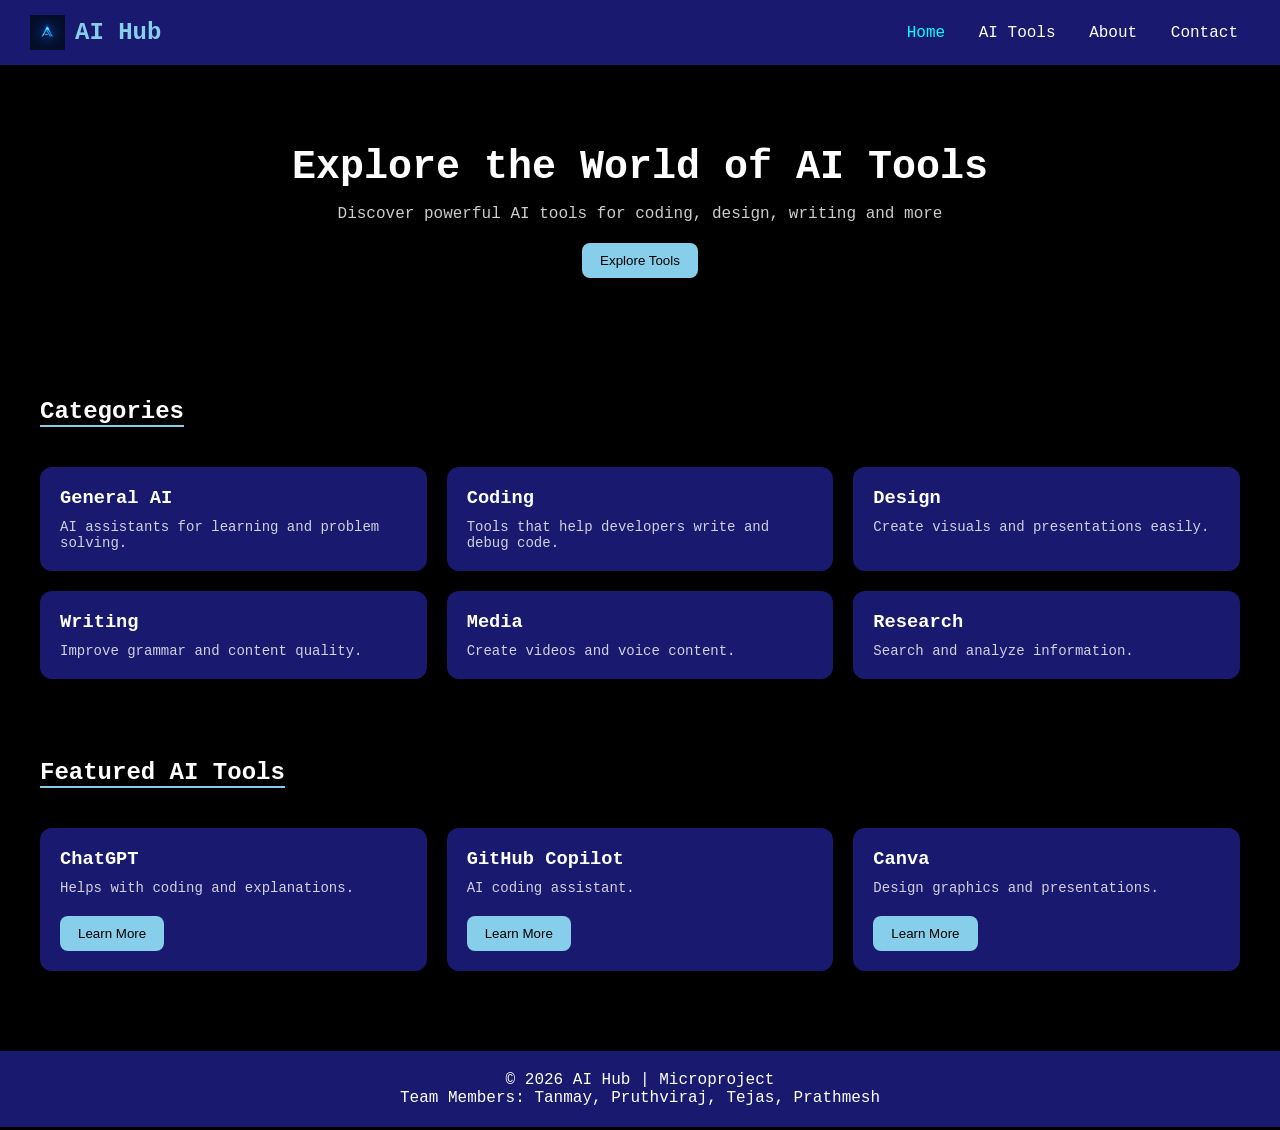
<file: index.html>
<!DOCTYPE html>
<html>

<head>
    <title>AI Hub</title>
    <link rel="stylesheet" href="style.css">
</head>

<body>

<nav>
    <h1 class="logo">
        <img src="logo.png">
        AI Hub
    </h1>

    <div>
        <a href="index.html" style="color:cyan;">Home</a>
        <a href="tools.html">AI Tools</a>
        <a href="about.html">About</a>
        <a href="contact.html">Contact</a>
    </div>
</nav>

<div class="hero fade-in">
    <h1>Explore the World of AI Tools</h1>
    <p>Discover powerful AI tools for coding, design, writing and more</p>

    <a href="tools.html">
        <button>Explore Tools</button>
    </a>
</div>

<div>
    <h2 style="margin-left:40px;">Categories</h2>

    <div class="grid">

        <div class="card">
            <h3>General AI</h3>
            <p>AI assistants for learning and problem solving.</p>
        </div>

        <div class="card">
            <h3>Coding</h3>
            <p>Tools that help developers write and debug code.</p>
        </div>

        <div class="card">
            <h3>Design</h3>
            <p>Create visuals and presentations easily.</p>
        </div>

        <div class="card">
            <h3>Writing</h3>
            <p>Improve grammar and content quality.</p>
        </div>

        <div class="card">
            <h3>Media</h3>
            <p>Create videos and voice content.</p>
        </div>

        <div class="card">
            <h3>Research</h3>
            <p>Search and analyze information.</p>
        </div>

    </div>
</div>

<div>
    <h2 style="margin-left:40px;">Featured AI Tools</h2>

    <div class="grid">

        <div class="card">
            <h3>ChatGPT</h3>
            <p>Helps with coding and explanations.</p>
            <a href="chatgpt.html"><button>Learn More</button></a>
        </div>

        <div class="card">
            <h3>GitHub Copilot</h3>
            <p>AI coding assistant.</p>
            <a href="copilot.html"><button>Learn More</button></a>
        </div>

        <div class="card">
            <h3>Canva</h3>
            <p>Design graphics and presentations.</p>
            <a href="canva.html"><button>Learn More</button></a>
        </div>

    </div>
</div>

<footer>
    <p>© 2026 AI Hub | Microproject</p>
    <p>Team Members: Tanmay, Pruthviraj, Tejas, Prathmesh </p>
</footer>

</body>
</html>
</file>
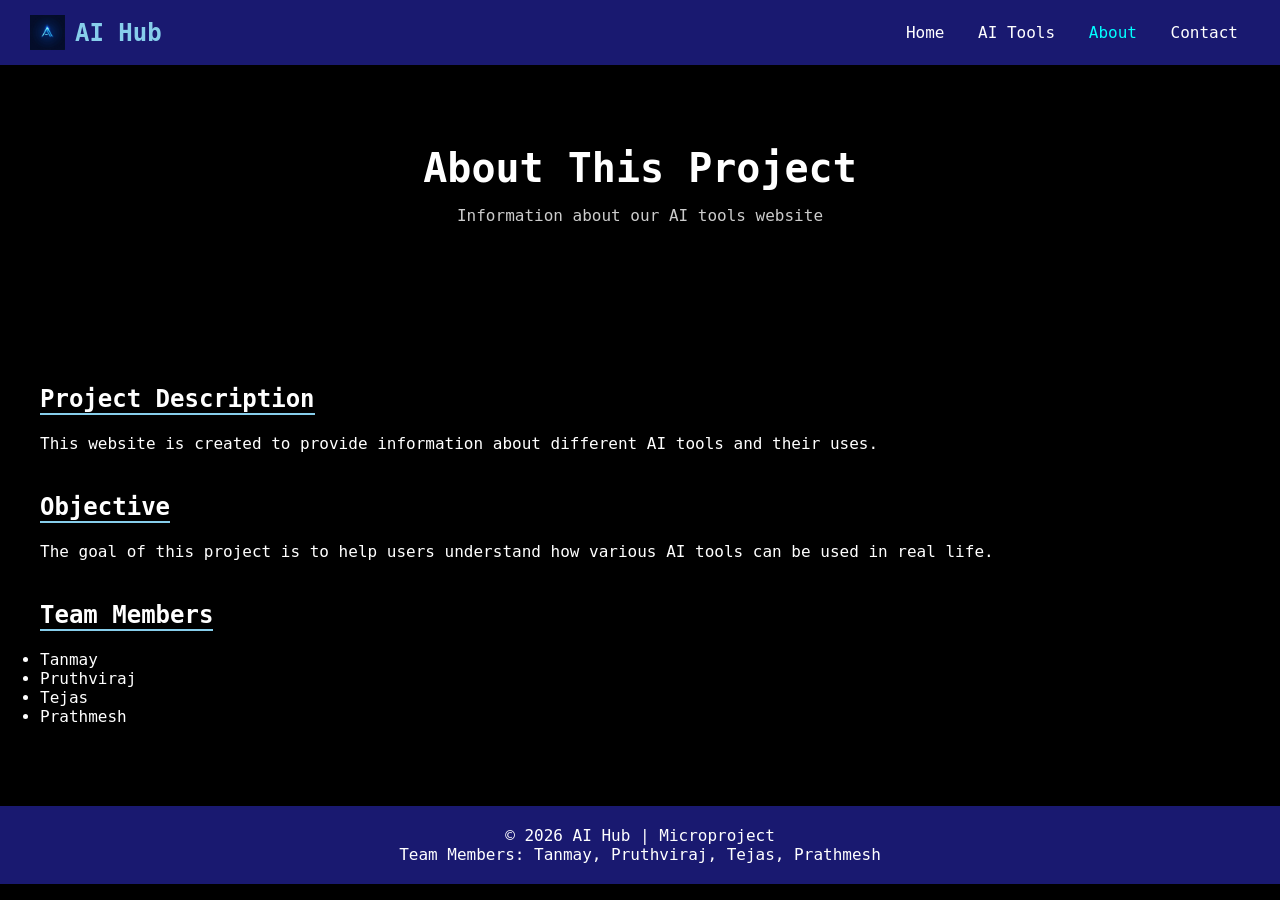
<file: about.html>
<!DOCTYPE html>
<html>

<head>
    <title>About</title>
    <link rel="stylesheet" href="style.css">
</head>

<body>

<nav>
    <h1 class="logo">
        <img src="logo.png">
        AI Hub
    </h1>

    <div>
        <a href="index.html">Home</a>
        <a href="tools.html">AI Tools</a>
        <a href="about.html" style="color:cyan;">About</a>
        <a href="contact.html">Contact</a>
    </div>
</nav>

<div class="hero">
    <h1>About This Project</h1>
    <p>Information about our AI tools website</p>
</div>

<div style="padding:40px;">

    <h2>Project Description</h2><br><br>
    <p>This website is created to provide information about different AI tools and their uses.</p>

    <h2>Objective</h2><br><br>
    <p>The goal of this project is to help users understand how various AI tools can be used in real life.</p>

    <h2>Team Members</h2><br><br>
    <ul>
        <li>Tanmay</li>
        <li>Pruthviraj</li>
        <li>Tejas</li>
        <li>Prathmesh</li>
    </ul>

</div>

<footer>
    <p>© 2026 AI Hub | Microproject</p>
    <p>Team Members: Tanmay, Pruthviraj, Tejas, Prathmesh</p>
</footer>

</body>
</html>
</file>
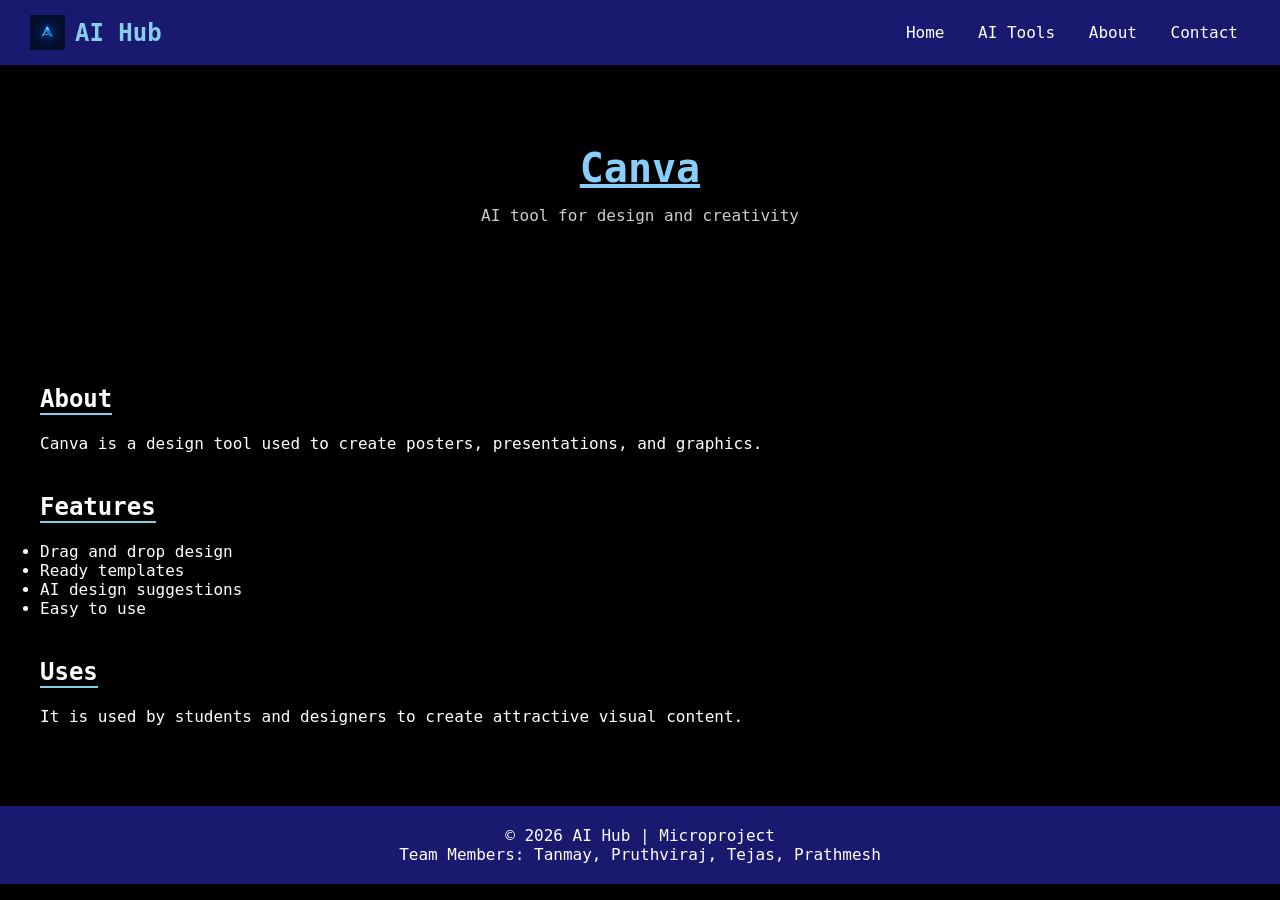
<file: canva.html>
<!DOCTYPE html>
<html>

<head>
    <title>Canva</title>
    <link rel="stylesheet" href="style.css">
</head>

<body>

<nav>
    <h1 class="logo">
        <img src="logo.png">
        AI Hub
    </h1>

    <div>
        <a href="index.html">Home</a>
        <a href="tools.html">AI Tools</a>
        <a href="about.html">About</a>
        <a href="contact.html">Contact</a>
    </div>
</nav>

<div class="hero">
    <h1><a href="https://www.canva.com" target="_blank">Canva</a></h1>
    <p>AI tool for design and creativity</p>
</div>

<div style="padding:40px;">

    <h2>About</h2><br><br>
    <p>Canva is a design tool used to create posters, presentations, and graphics.</p>

    <h2>Features</h2><br><br>
    <ul>
        <li>Drag and drop design</li>
        <li>Ready templates</li>
        <li>AI design suggestions</li>
        <li>Easy to use</li>
    </ul>

    <h2>Uses</h2><br><br>
    <p>It is used by students and designers to create attractive visual content.</p>

</div>

<footer>
    <p>© 2026 AI Hub | Microproject</p>
    <p>Team Members: Tanmay, Pruthviraj, Tejas, Prathmesh</p>
</footer>

</body>
</html>
</file>
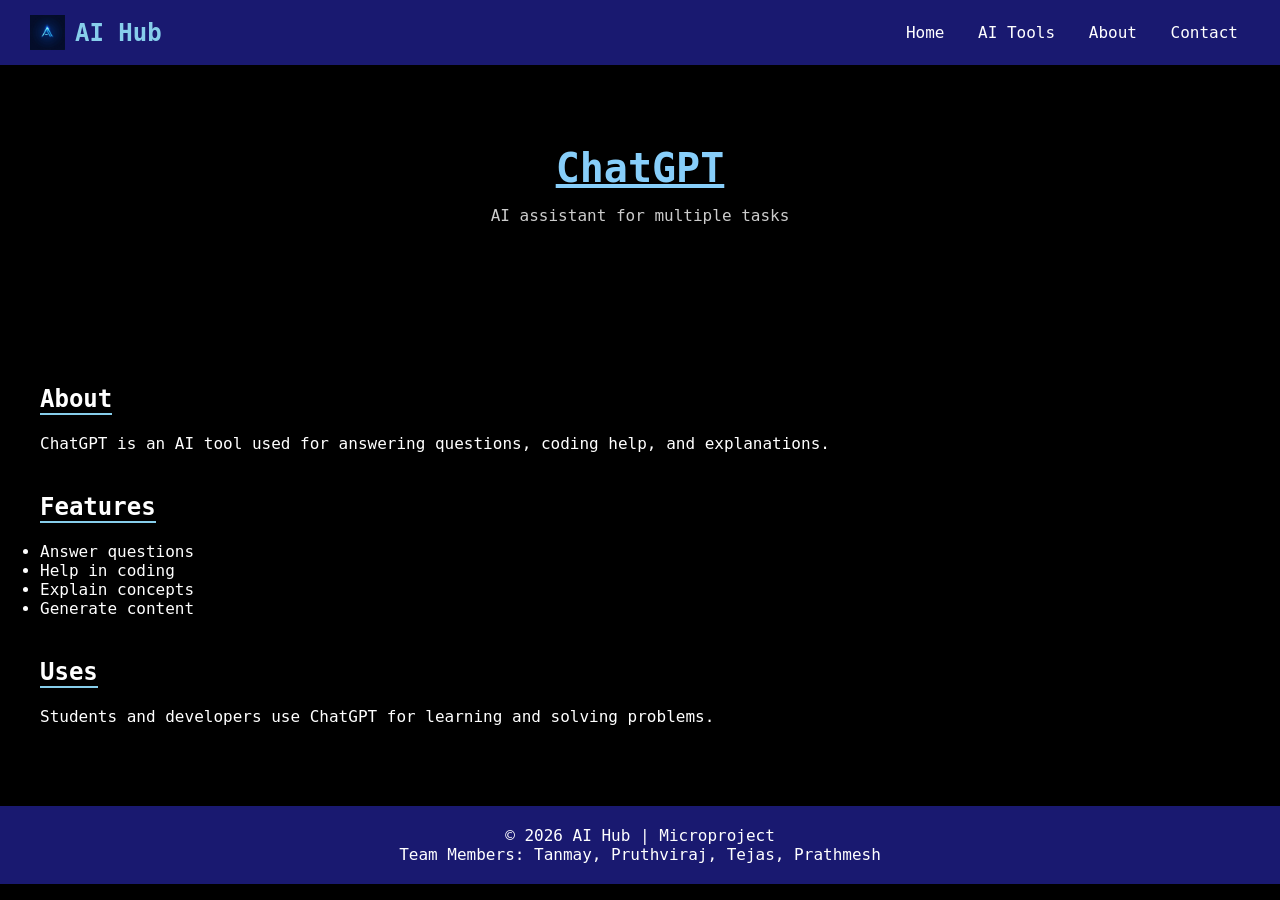
<file: chatgpt.html>
<!DOCTYPE html>
<html>

<head>
    <title>ChatGPT</title>
    <link rel="stylesheet" href="style.css">
</head>

<body>

<nav>
    <h1 class="logo">
        <img src="logo.png">
        AI Hub
    </h1>

    <div>
        <a href="index.html">Home</a>
        <a href="tools.html">AI Tools</a>
        <a href="about.html">About</a>
        <a href="contact.html">Contact</a>
    </div>
</nav>

<div class="hero">
    <h1><a href="https://chat.openai.com" target="_blank">ChatGPT</a></h1>
    <p>AI assistant for multiple tasks</p>
</div>

<div style="padding:40px;">

    <h2>About</h2><br><br>        
    <p>ChatGPT is an AI tool used for answering questions, coding help, and explanations.</p>

    <h2>Features</h2><br><br>
    <ul>
        <li>Answer questions</li>
        <li>Help in coding</li>
        <li>Explain concepts</li>
        <li>Generate content</li>
    </ul>

    <h2>Uses</h2><br><br>
    <p>Students and developers use ChatGPT for learning and solving problems.</p>

</div>

<footer>
    <p>© 2026 AI Hub | Microproject</p>
    <p>Team Members: Tanmay, Pruthviraj, Tejas, Prathmesh</p>
</footer>

</body>
</html>
</file>
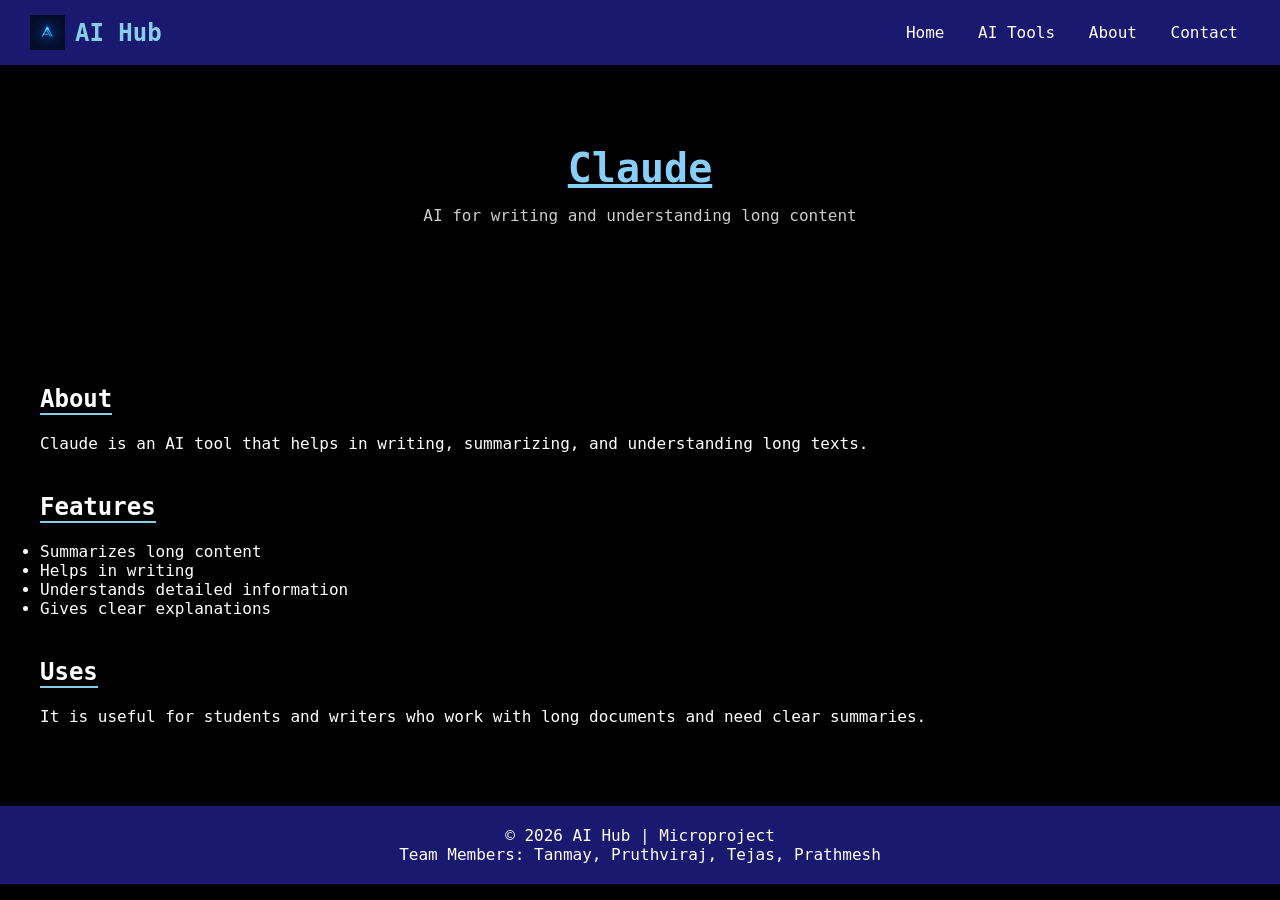
<file: claude.html>
<!DOCTYPE html>
<html>

<head>
    <title>Claude</title>
    <link rel="stylesheet" href="style.css">
</head>

<body>

<nav>
    <h1 class="logo">
        <img src="logo.png">
        AI Hub
    </h1>

    <div>
        <a href="index.html">Home</a>
        <a href="tools.html">AI Tools</a>
        <a href="about.html">About</a>
        <a href="contact.html">Contact</a>
    </div>
</nav>

<div class="hero">
    <h1><a href="https://claude.ai" target="_blank">Claude</a></h1>
    <p>AI for writing and understanding long content</p>
</div>

<div style="padding:40px;">

    <h2>About</h2><br><br>
    <p>Claude is an AI tool that helps in writing, summarizing, and understanding long texts.</p>

    <h2>Features</h2><br><br>
    <ul>
        <li>Summarizes long content</li>
        <li>Helps in writing</li>
        <li>Understands detailed information</li>
        <li>Gives clear explanations</li>
    </ul>

    <h2>Uses</h2><br><br>
    <p>It is useful for students and writers who work with long documents and need clear summaries.</p>

</div>

<footer>
    <p>© 2026 AI Hub | Microproject</p>
    <p>Team Members: Tanmay, Pruthviraj, Tejas, Prathmesh</p>
</footer>

</body>
</html>
</file>
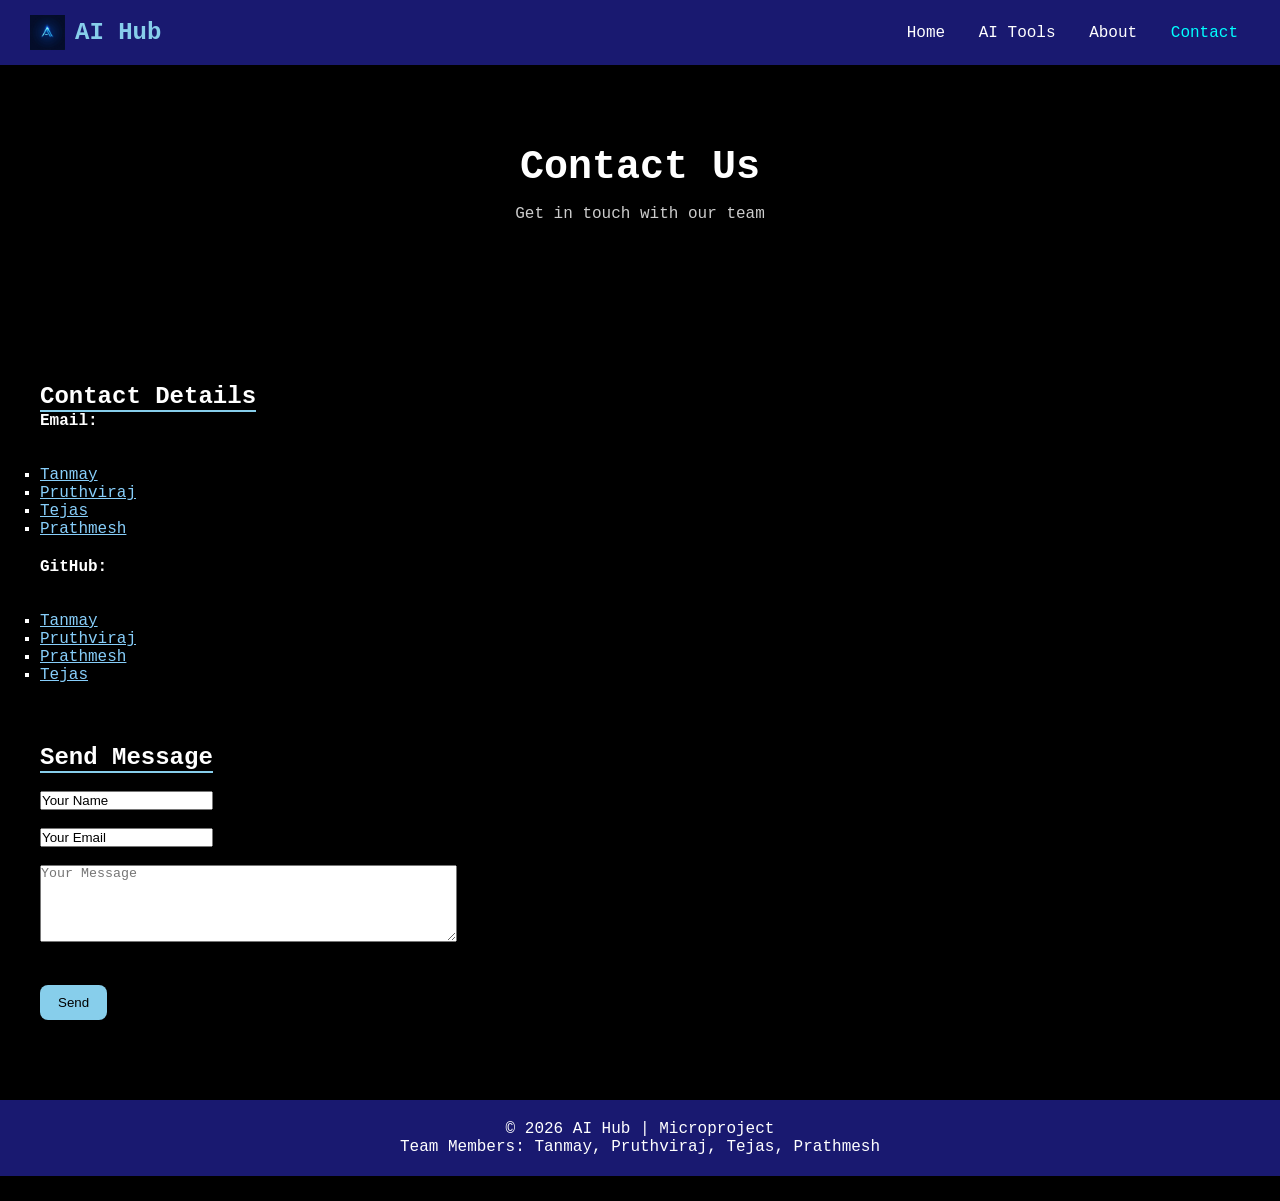
<file: contact.html>
<!DOCTYPE html>
<html>

<head>
    <title>Contact</title>
    <link rel="stylesheet" href="style.css">
    <style>
        ul {
  margin-bottom: 20px;
        }
    </style>
</head>

<body>

<nav>
    <h1 class="logo">
        <img src="logo.png">
        AI Hub
    </h1>

    <div>
        <a href="index.html">Home</a>
        <a href="tools.html">AI Tools</a>
        <a href="about.html">About</a>
        <a href="contact.html" style="color:cyan;">Contact</a>
    </div>
</nav>

<div class="hero">
    <h1>Contact Us</h1>
    <p>Get in touch with our team</p>
</div>

<div style="padding:40px;">

    <h2>Contact Details</h2>
    <p><b>Email:</b></p><br><br> <ul type="square">
<li><a href="mailto:tanmaygurav2326@gmail.com" target="_blank">Tanmay</a></li>
<li><a href="mailto:thopatepruthviraj23@gmail.com" target="_blank">Pruthviraj</a></li>
<li><a href="mailto:yadavtejas888@gmail.com" target="_blank">Tejas</a></li>
<li><a href="mailto:pprathmeshupade@gmail.com" target="_blank">Prathmesh</a></li>
</ul>
    <p><b>GitHub:</b> </p><br><br> <ul type="square">
<li><a href="https://github.com/tanmaygurav2326" target="_blank">Tanmay </a></li>
<li><a href="https://github.com/thopatepruthviraj23-pixel" target="_blank">Pruthviraj</a></li>
<li><a href="https://github.com/pprathmeshupade-ops" target="_blank">Prathmesh</a></li>
<li><a href="https://github.com/yadavtejas888-ops" target="_blank">Tejas</a></li>
    </ul>

    <h2>Send Message</h2><br><br>

    <form>
        <input type="text" value="Your Name"><br><br>
        <input type="email" value="Your Email"><br><br>
        <textarea rows="5" cols="50" placeholder="Your Message"></textarea><br><br>
        <button type="submit">Send</button>
    </form>

</div>

<footer>
    <p>© 2026 AI Hub | Microproject</p>
    <p>Team Members: Tanmay, Pruthviraj, Tejas, Prathmesh</p>
</footer>

</body>
</html>
</file>
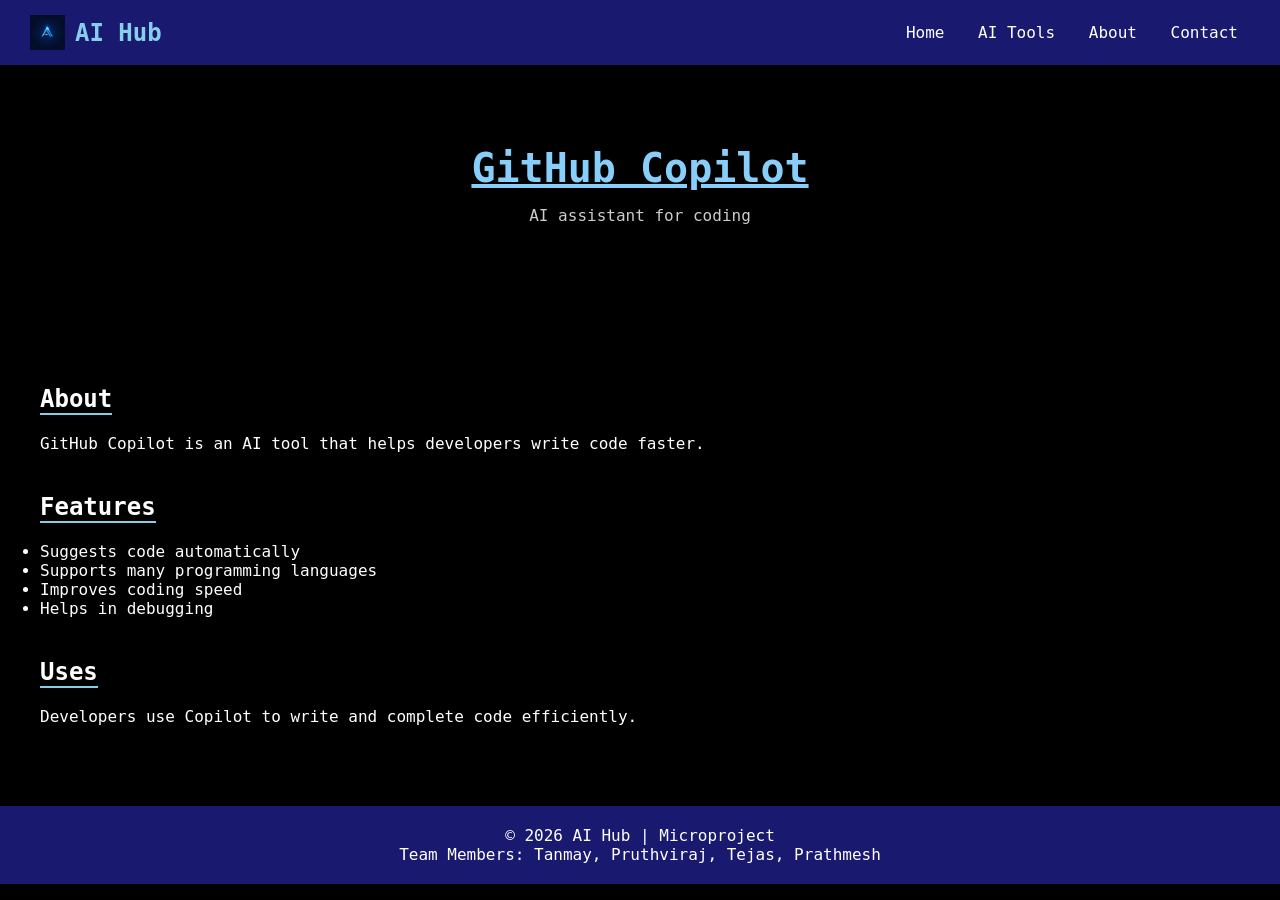
<file: copilot.html>
<!DOCTYPE html>
<html>

<head>
    <title>GitHub Copilot</title>
    <link rel="stylesheet" href="style.css">
</head>

<body>

<nav>
    <h1 class="logo">
        <img src="logo.png">
        AI Hub
    </h1>

    <div>
        <a href="index.html">Home</a>
        <a href="tools.html">AI Tools</a>
        <a href="about.html">About</a>
        <a href="contact.html">Contact</a>
    </div>
</nav>

<div class="hero">
    <h1><a href="https://github.com/features/copilot" target="_blank">GitHub Copilot</a></h1>
    <p>AI assistant for coding</p>
</div>

<div style="padding:40px;">

    <h2>About</h2><br><br>
    <p>GitHub Copilot is an AI tool that helps developers write code faster.</p>

    <h2>Features</h2><br><br>
    <ul>
        <li>Suggests code automatically</li>
        <li>Supports many programming languages</li>
        <li>Improves coding speed</li>
        <li>Helps in debugging</li>
    </ul>

    <h2>Uses</h2><br><br>
    <p>Developers use Copilot to write and complete code efficiently.</p>

</div>

<footer>
    <p>© 2026 AI Hub | Microproject</p>
    <p>Team Members: Tanmay, Pruthviraj, Tejas, Prathmesh</p>
</footer>

</body>
</html>
</file>
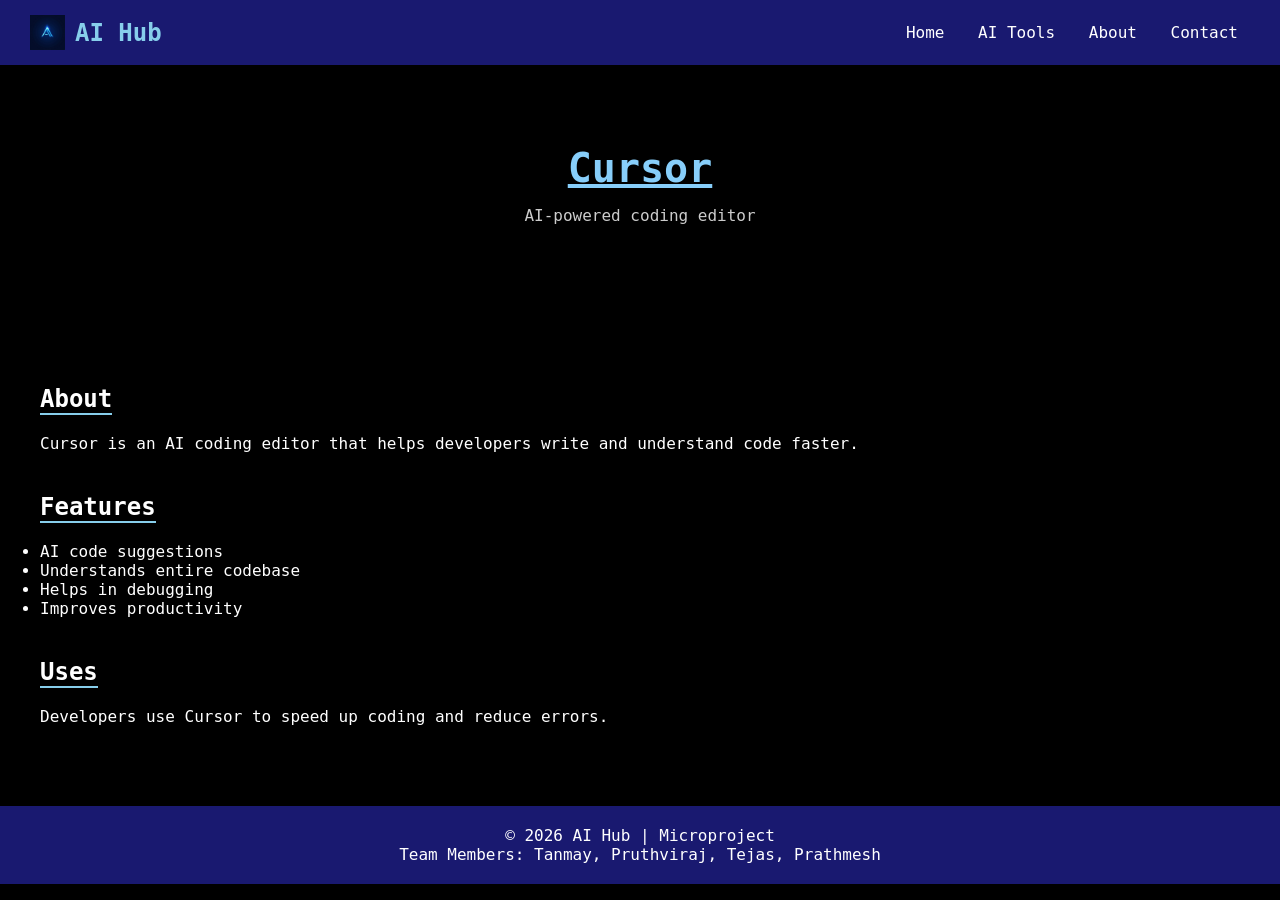
<file: cursor.html>
<!DOCTYPE html>
<html>

<head>
    <title>Cursor</title>
    <link rel="stylesheet" href="style.css">
</head>

<body>

<nav>
    <h1 class="logo">
        <img src="logo.png">
        AI Hub
    </h1>

    <div>
        <a href="index.html">Home</a>
        <a href="tools.html">AI Tools</a>
        <a href="about.html">About</a>
        <a href="contact.html">Contact</a>
    </div>
</nav>

<div class="hero">
    <h1><a href="https://cursor.sh" target="_blank">Cursor</a></h1>
    <p>AI-powered coding editor</p>
</div>

<div style="padding:40px;">

    <h2>About</h2><br><br>
    <p>Cursor is an AI coding editor that helps developers write and understand code faster.</p>

    <h2>Features</h2><br><br>
    <ul>
        <li>AI code suggestions</li>
        <li>Understands entire codebase</li>
        <li>Helps in debugging</li>
        <li>Improves productivity</li>
    </ul>

    <h2>Uses</h2><br><br>
    <p>Developers use Cursor to speed up coding and reduce errors.</p>

</div>

<footer>
    <p>© 2026 AI Hub | Microproject</p>
    <p>Team Members: Tanmay, Pruthviraj, Tejas, Prathmesh</p>
</footer>

</body>
</html>
</file>
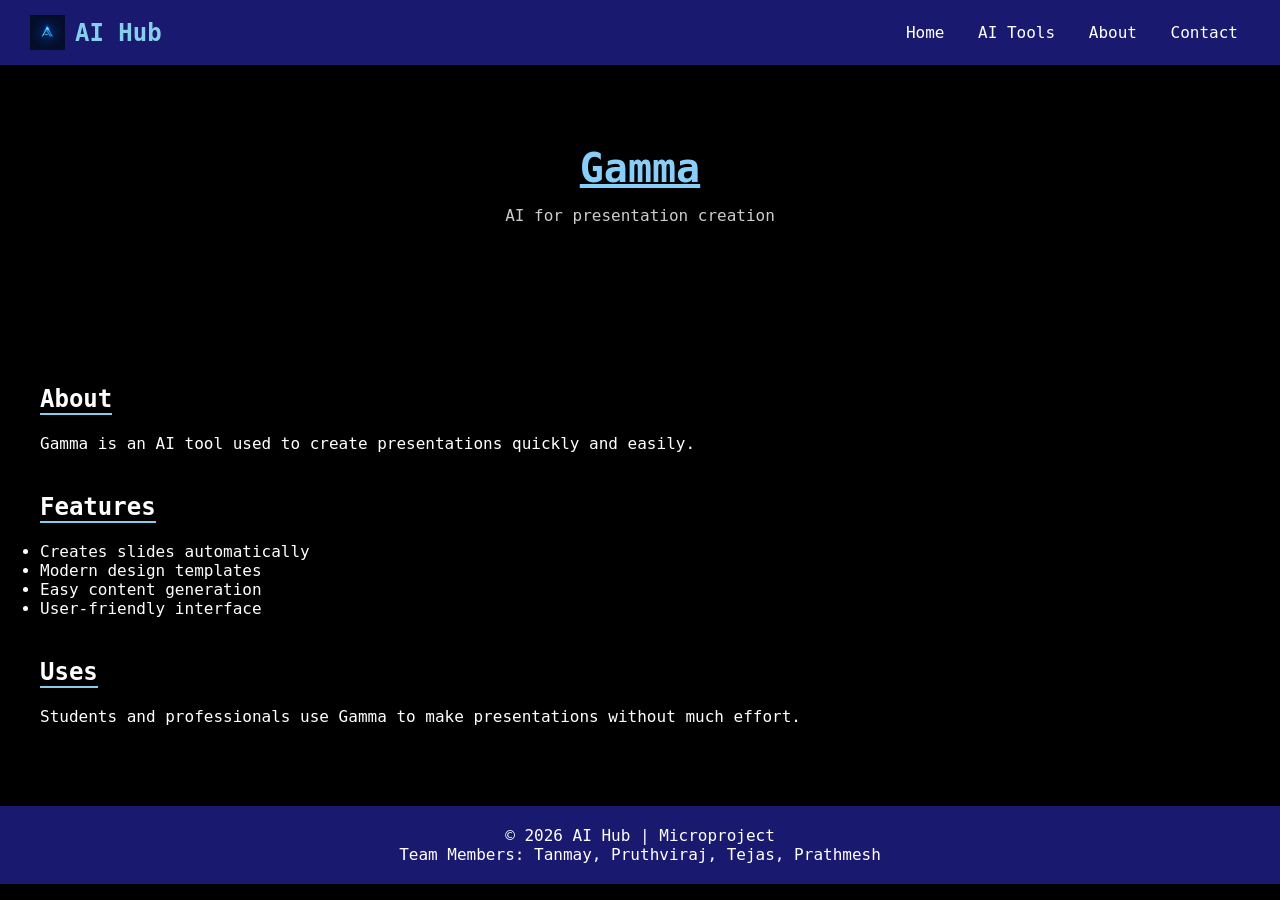
<file: gamma.html>
<!DOCTYPE html>
<html>

<head>
    <title>Gamma</title>
    <link rel="stylesheet" href="style.css">
</head>

<body>

<nav>
    <h1 class="logo">
        <img src="logo.png">
        AI Hub
    </h1>

    <div>
        <a href="index.html">Home</a>
        <a href="tools.html">AI Tools</a>
        <a href="about.html">About</a>
        <a href="contact.html">Contact</a>
    </div>
</nav>

<div class="hero">
    <h1><a href="https://gamma.app" target="_blank">Gamma</a></h1>
    <p>AI for presentation creation</p>
</div>

<div style="padding:40px;">

    <h2>About</h2><br><br>
    <p>Gamma is an AI tool used to create presentations quickly and easily.</p>

    <h2>Features</h2><br><br>
    <ul>
        <li>Creates slides automatically</li>
        <li>Modern design templates</li>
        <li>Easy content generation</li>
        <li>User-friendly interface</li>
    </ul>

    <h2>Uses</h2><br><br>
    <p>Students and professionals use Gamma to make presentations without much effort.</p>

</div>

<footer>
    <p>© 2026 AI Hub | Microproject</p>
    <p>Team Members: Tanmay, Pruthviraj, Tejas, Prathmesh</p>
</footer>

</body>
</html>
</file>
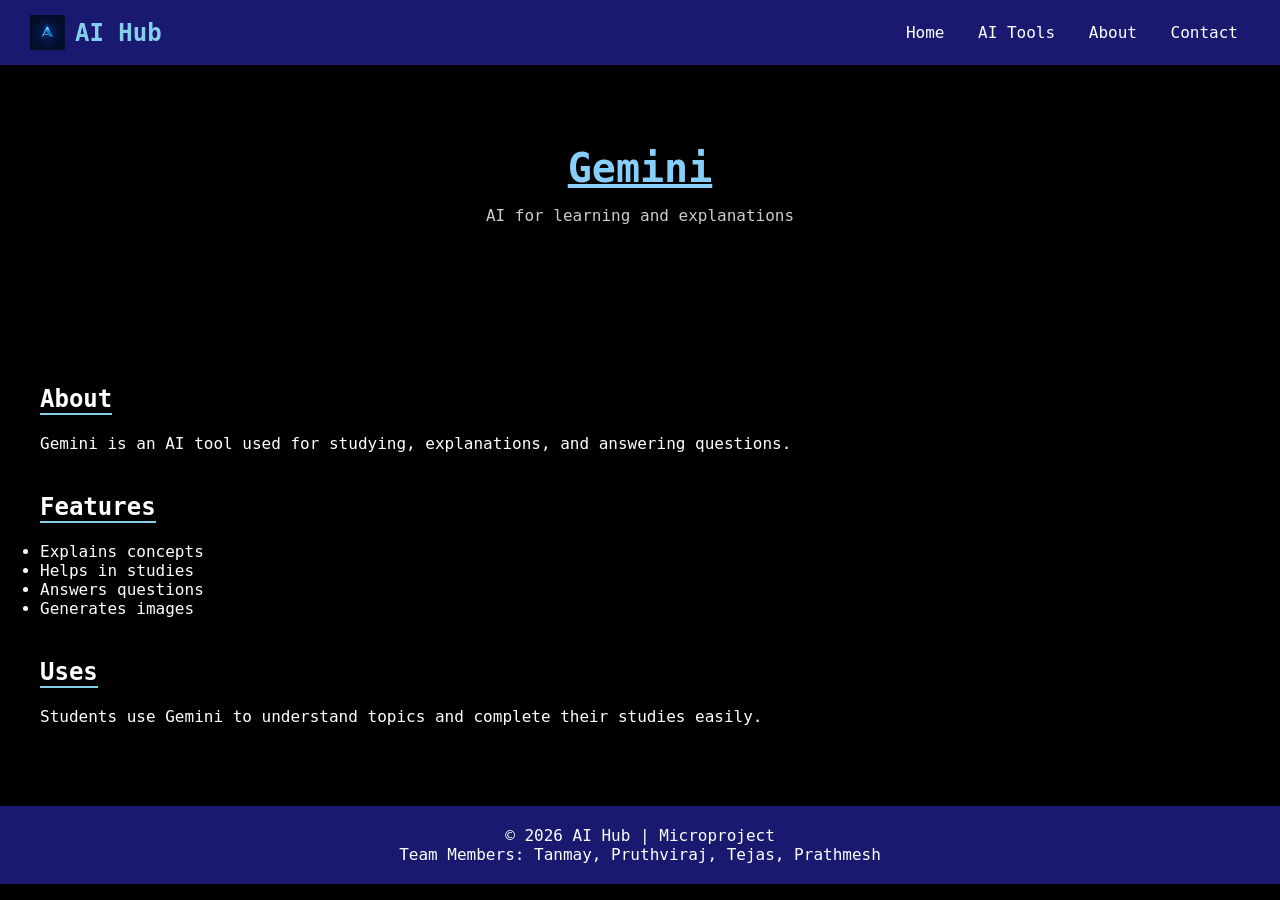
<file: gemini.html>
<!DOCTYPE html>
<html>

<head>
    <title>Gemini</title>
    <link rel="stylesheet" href="style.css">
</head>

<body>

<nav>
    <h1 class="logo">
        <img src="logo.png">
        AI Hub
    </h1>

    <div>
        <a href="index.html">Home</a>
        <a href="tools.html">AI Tools</a>
        <a href="about.html">About</a>
        <a href="contact.html">Contact</a>
    </div>
</nav>

<div class="hero">
    <h1><a href="https://gemini.google.com" target="_blank">Gemini</a></h1>
    <p>AI for learning and explanations</p>
</div>

<div style="padding:40px;">

    <h2>About</h2><br><br>
    <p>Gemini is an AI tool used for studying, explanations, and answering questions.</p>

    <h2>Features</h2><br><br>
    <ul>
        <li>Explains concepts</li>
        <li>Helps in studies</li>
        <li>Answers questions</li>
        <li>Generates images</li>
    </ul>

    <h2>Uses</h2><br><br>
    <p>Students use Gemini to understand topics and complete their studies easily.</p>

</div>

<footer>
    <p>© 2026 AI Hub | Microproject</p>
    <p>Team Members: Tanmay, Pruthviraj, Tejas, Prathmesh</p>
</footer>

</body>
</html>
</file>
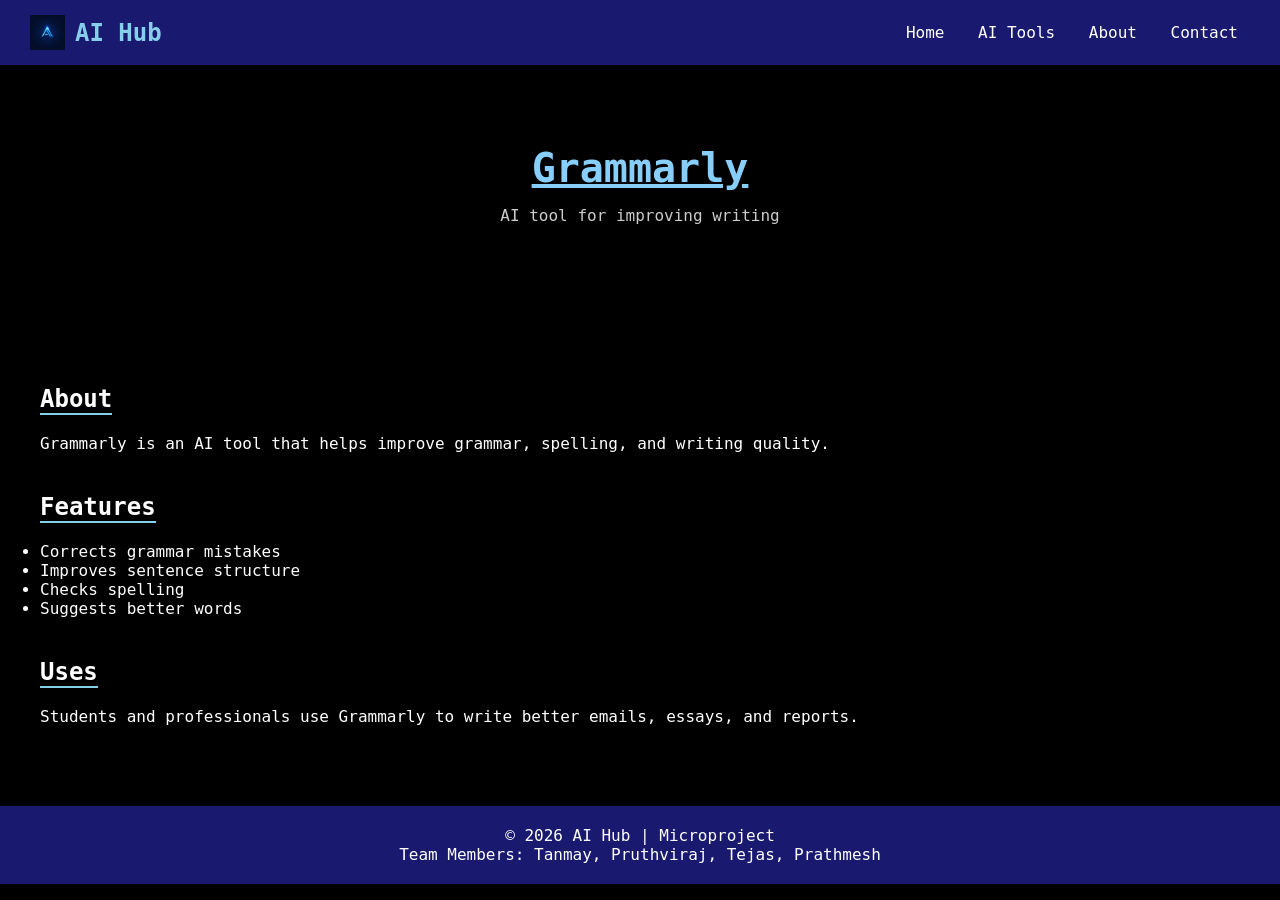
<file: grammarly.html>
<!DOCTYPE html>
<html>

<head>
    <title>Grammarly</title>
    <link rel="stylesheet" href="style.css">
</head>

<body>

<nav>
    <h1 class="logo">
        <img src="logo.png">
        AI Hub
    </h1>

    <div>
        <a href="index.html">Home</a>
        <a href="tools.html">AI Tools</a>
        <a href="about.html">About</a>
        <a href="contact.html">Contact</a>
    </div>
</nav>

<div class="hero">
    <h1><a href="https://www.grammarly.com" target="_blank">Grammarly</a></h1>
    <p>AI tool for improving writing</p>
</div>

<div style="padding:40px;">

    <h2>About</h2><br><br>
    <p>Grammarly is an AI tool that helps improve grammar, spelling, and writing quality.</p>

    <h2>Features</h2><br><br>
    <ul>
        <li>Corrects grammar mistakes</li>
        <li>Improves sentence structure</li>
        <li>Checks spelling</li>
        <li>Suggests better words</li>
    </ul>

    <h2>Uses</h2><br><br>
    <p>Students and professionals use Grammarly to write better emails, essays, and reports.</p>

</div>

<footer>
    <p>© 2026 AI Hub | Microproject</p>
    <p>Team Members: Tanmay, Pruthviraj, Tejas, Prathmesh</p>
</footer>

</body>
</html>
</file>
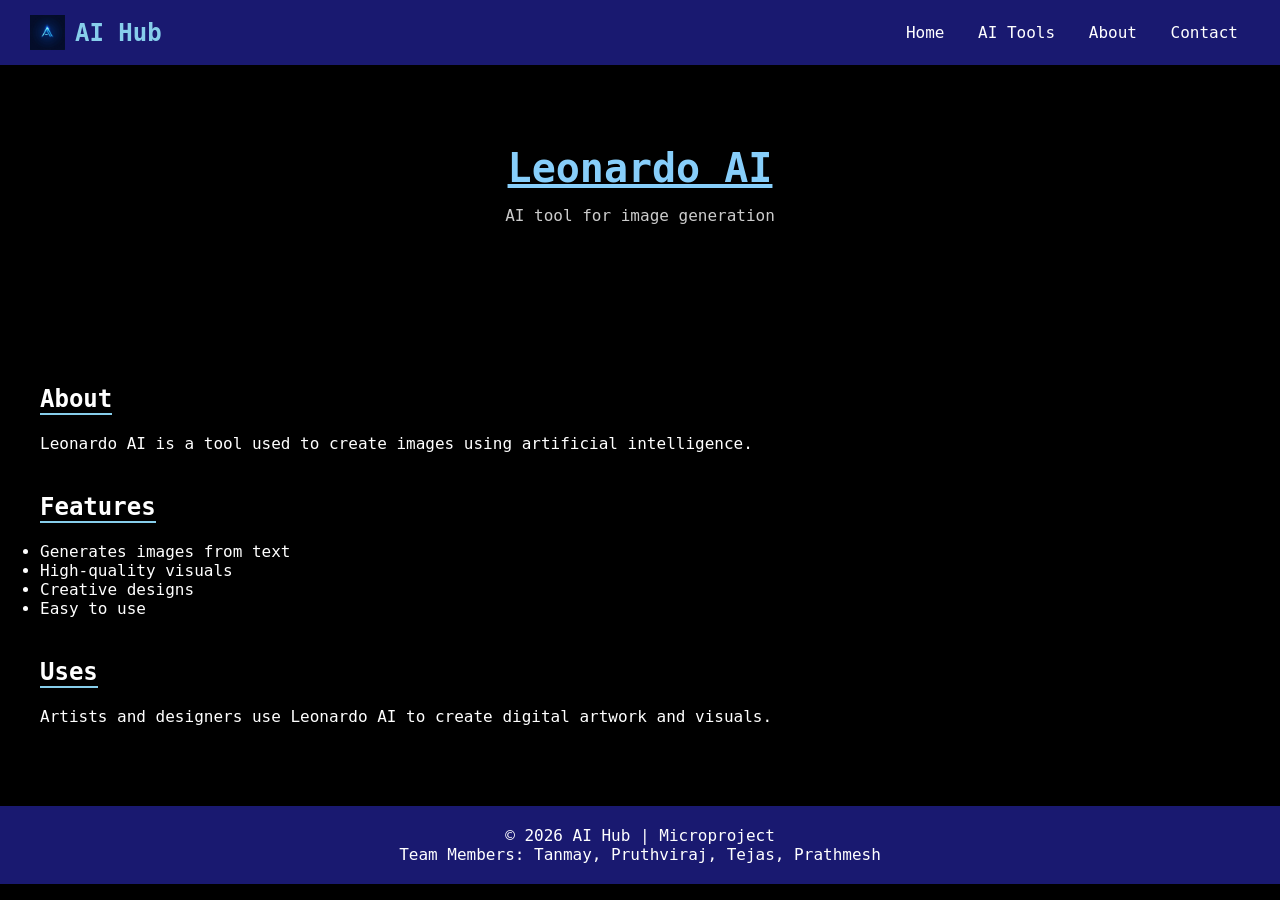
<file: leonardo.html>
<!DOCTYPE html>
<html>

<head>
    <title>Leonardo AI</title>
    <link rel="stylesheet" href="style.css">
</head>

<body>

<nav>
    <h1 class="logo">
        <img src="logo.png">
        AI Hub
    </h1>

    <div>
        <a href="index.html">Home</a>
        <a href="tools.html">AI Tools</a>
        <a href="about.html">About</a>
        <a href="contact.html">Contact</a>
    </div>
</nav>

<div class="hero">
    <h1><a href="https://leonardo.ai" target="_blank">Leonardo AI</a></h1>
    <p>AI tool for image generation</p>
</div>

<div style="padding:40px;">

    <h2>About</h2><br><br>
    <p>Leonardo AI is a tool used to create images using artificial intelligence.</p>

    <h2>Features</h2><br><br>
    <ul>
        <li>Generates images from text</li>
        <li>High-quality visuals</li>
        <li>Creative designs</li>
        <li>Easy to use</li>
    </ul>

    <h2>Uses</h2><br><br>
    <p>Artists and designers use Leonardo AI to create digital artwork and visuals.</p>

</div>

<footer>
    <p>© 2026 AI Hub | Microproject</p>
    <p>Team Members: Tanmay, Pruthviraj, Tejas, Prathmesh</p>
</footer>

</body>
</html>
</file>
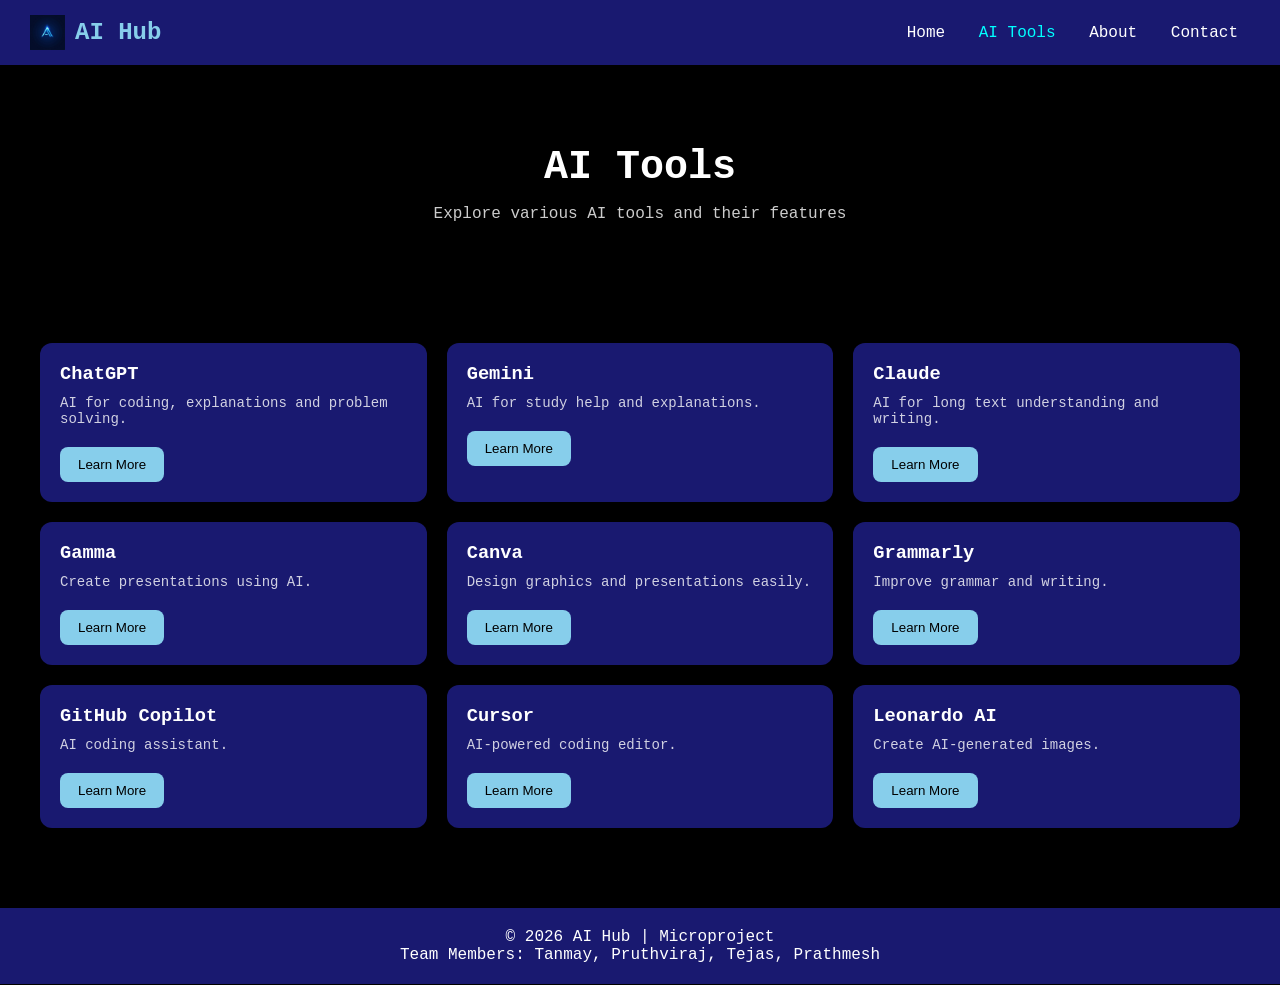
<file: tools.html>
<!DOCTYPE html>
<html>

<head>
    <title>AI Tools</title>
    <link rel="stylesheet" href="style.css">
</head>

<body>

<nav>
    <h1 class="logo">
        <img src="logo.png">
        AI Hub
    </h1>

    <div>
        <a href="index.html">Home</a>
        <a href="tools.html" style="color:cyan;">AI Tools</a>
        <a href="about.html">About</a>
        <a href="contact.html">Contact</a>
    </div>
</nav>

<div class="hero">
    <h1>AI Tools</h1>
    <p>Explore various AI tools and their features</p>
</div>

<div class="grid">

    <div class="card">
        <h3>ChatGPT</h3>
        <p>AI for coding, explanations and problem solving.</p>
        <a href="chatgpt.html"><button>Learn More</button></a>
    </div>

    <div class="card">
        <h3>Gemini</h3>
        <p>AI for study help and explanations.</p>
        <a href="gemini.html"><button>Learn More</button></a>
    </div>

    <div class="card">
        <h3>Claude</h3>
        <p>AI for long text understanding and writing.</p>
        <a href="claude.html"><button>Learn More</button></a>
    </div>

    <div class="card">
        <h3>Gamma</h3>
        <p>Create presentations using AI.</p>
        <a href="gamma.html"><button>Learn More</button></a>
    </div>

    <div class="card">
        <h3>Canva</h3>
        <p>Design graphics and presentations easily.</p>
        <a href="canva.html"><button>Learn More</button></a>
    </div>

    <div class="card">
        <h3>Grammarly</h3>
        <p>Improve grammar and writing.</p>
        <a href="grammarly.html"><button>Learn More</button></a>
    </div>

    <div class="card">
        <h3>GitHub Copilot</h3>
        <p>AI coding assistant.</p>
        <a href="copilot.html"><button>Learn More</button></a>
    </div>

    <div class="card">
        <h3>Cursor</h3>
        <p>AI-powered coding editor.</p>
        <a href="cursor.html"><button>Learn More</button></a>
    </div>

    <div class="card">
        <h3>Leonardo AI</h3>
        <p>Create AI-generated images.</p>
        <a href="leonardo.html"><button>Learn More</button></a>
    </div>

</div>

<footer>
    <p>© 2026 AI Hub | Microproject</p>
    <p>Team Members: Tanmay, Pruthviraj, Tejas, Prathmesh</p>
</footer>

</body>
</html>
</file>
<file: style.css>
* {
  margin: 0;
  padding: 0;
  box-sizing: border-box;
}

html {
  scroll-behavior: smooth;
}

body {
  font-family: Monaco, Consolas, monospace;
  background: black;
  color: white;
}

nav {
  background: MidnightBlue;
  padding: 15px 30px;
  display: flex;
  justify-content: space-between;
  align-items: center;
}

.logo {
  display: flex;
  align-items: center;
  gap: 10px;
  color: skyblue;
}

.logo img {
  width: 35px;
  height: 35px;
}

nav a {
  color: white;
  margin: 0 12px;
  text-decoration: none;
}

nav a:hover {
  color: skyblue;
  text-decoration: underline;
}

.hero {
  text-align: center;
  padding: 80px 20px;
}

.hero h1 {
  font-size: 40px;
  margin-bottom: 15px;
}

.hero p {
  opacity: 0.8;
}
a {
  color: LightSkyBlue;
  text-decoration: underline;
}

a:visited {
  color: LightSkyBlue
}

a:hover {
  color: cyan;
}

a:active {
  color: cyan;
}

button {
  margin-top: 20px;
  background: skyblue;
  color: black;
  padding: 10px 18px;
  border: none;
  border-radius: 8px;
  cursor: pointer;
}

button:hover {
  background: violet;
}

.grid {
  display: grid;
  grid-template-columns: 1fr 1fr 1fr;
  gap: 20px;
  padding: 40px;
}

.card {
  background: MidnightBlue;
  padding: 20px;
  border-radius: 12px;
}

.card:hover {
  box-shadow: 0 0 15px skyblue;
}

.card h3 {
  margin-bottom: 10px;
}

.card p {
  font-size: 14px;
  opacity: 0.8;
}

h2 {
  text-align: center;
  margin-top: 40px;
  border-bottom: 2px solid skyblue;
  display: inline-block;
}

footer {
  background: MidnightBlue;
  text-align: center;
  padding: 20px;
  margin-top: 40px;
}

.fade-in {
  opacity: 0;
  animation: fadeIn 1s forwards;
}

@keyframes fadeIn {
  from {opacity: 0;}
  to {opacity: 1;}
}
</file>
